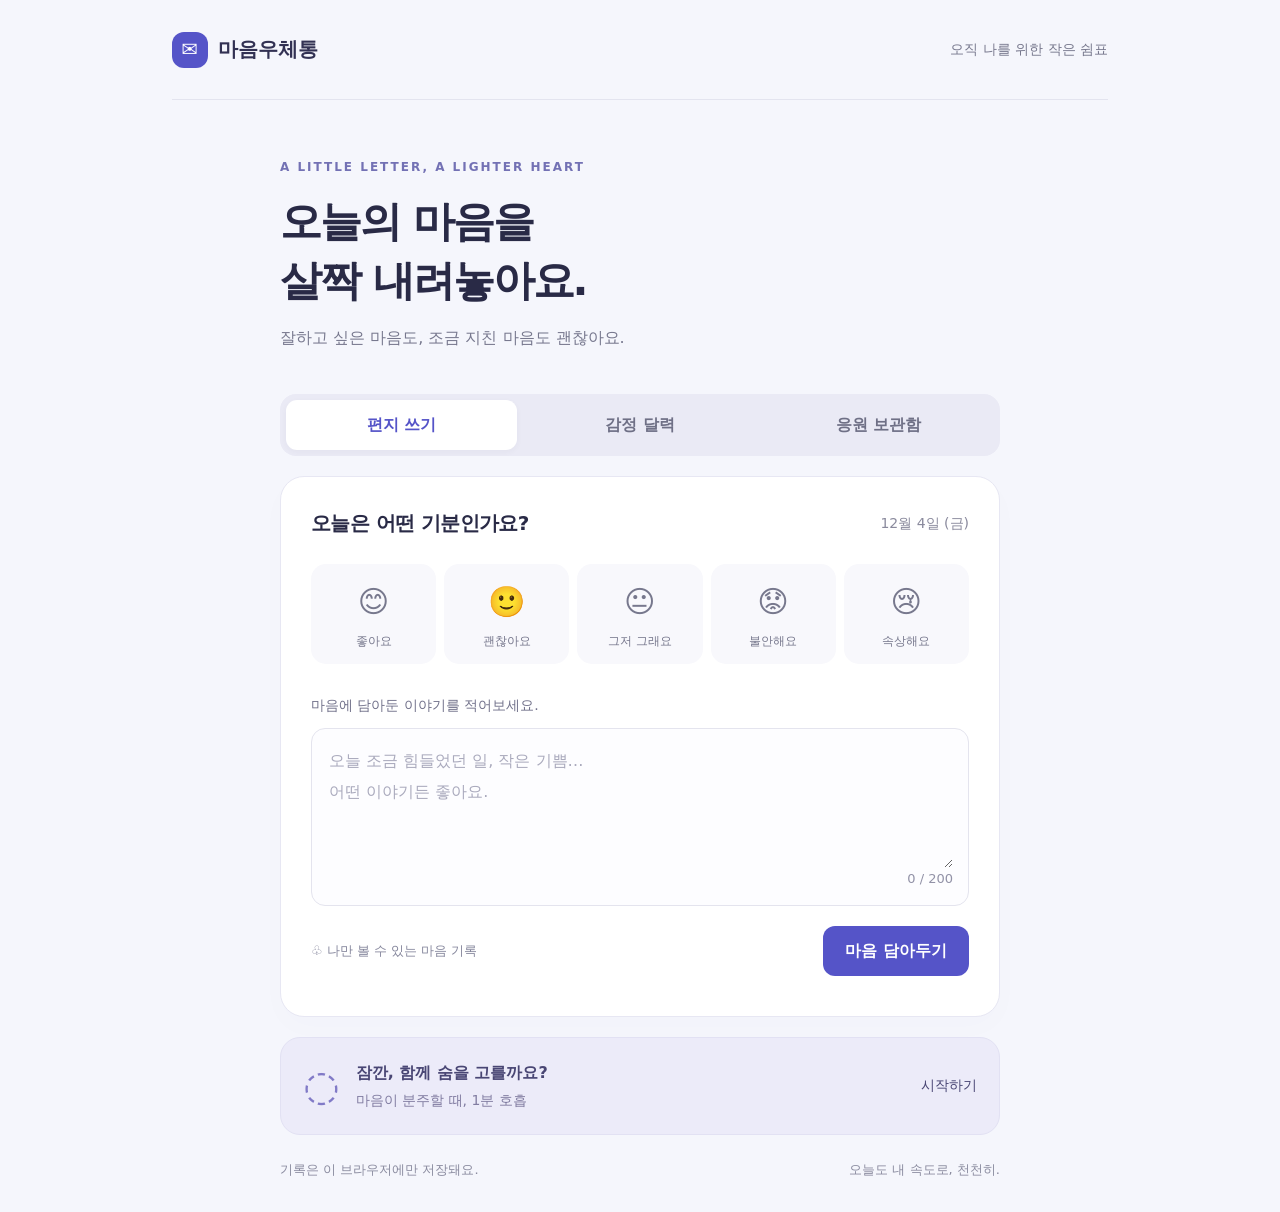
<file: index.html>
<!doctype html>
<html lang="ko"><head><meta charset="utf-8"><meta name="viewport" content="width=device-width,initial-scale=1"><meta name="theme-color" content="#5554c8"><meta name="description" content="하루 200자, 내 마음을 쉬어가는 작은 우체통"><title>마음우체통</title><link rel="icon" href="data:image/svg+xml,%3Csvg xmlns='http://www.w3.org/2000/svg' viewBox='0 0 100 100'%3E%3Ctext y='.9em' font-size='85'%3E💌%3C/text%3E%3C/svg%3E"><link rel="stylesheet" href="style.css"><script src="app.js" defer></script></head>
<body><div class="shell"><header><a href="#" class="brand" aria-label="마음우체통 홈"><span class="brand-icon">✉</span> 마음우체통</a><span class="header-note">오직 나를 위한 작은 쉼표</span></header><main><div class="intro"><div class="eyebrow">A LITTLE LETTER, A LIGHTER HEART</div><h1>오늘의 마음을<br>살짝 내려놓아요.</h1><p>잘하고 싶은 마음도, 조금 지친 마음도 괜찮아요.</p></div><nav aria-label="주 메뉴"><button class="active" data-tab="write">편지 쓰기</button><button data-tab="calendar">감정 달력</button><button data-tab="inbox">응원 보관함</button></nav>
<section id="write" class="panel"><div class="section-top"><h2>오늘은 어떤 기분인가요?</h2><span id="today"></span></div><div id="moods" class="moods" role="group" aria-label="오늘의 기분"></div><form id="letter-form"><label for="letter">마음에 담아둔 이야기를 적어보세요.</label><div class="paper"><textarea id="letter" maxlength="200" placeholder="오늘 조금 힘들었던 일, 작은 기쁨…&#10;어떤 이야기든 좋아요." required></textarea><span id="count">0 / 200</span></div><div class="form-bottom"><span class="private">♧ 나만 볼 수 있는 마음 기록</span><button class="primary" type="submit">마음 담아두기</button></div><p id="error" role="alert"></p></form></section>
<section id="calendar" class="panel" hidden><div class="section-top"><h2>차곡차곡 쌓인 내 마음</h2><div class="month-controls"><button id="prev" aria-label="이전 달">‹</button><span id="month"></span><button id="next" aria-label="다음 달">›</button></div></div><p class="muted">날짜를 누르면 그날의 편지를 볼 수 있어요.</p><div class="week"><span>일</span><span>월</span><span>화</span><span>수</span><span>목</span><span>금</span><span>토</span></div><div id="days" class="days"></div><div id="day-letters" class="day-letters" aria-live="polite"></div></section>
<section id="inbox" class="panel" hidden><h2>다시 꺼내 보고 싶은 말</h2><p class="muted">편지를 담을 때마다 준비된 응원 문구를 하나씩 보내드려요.</p><div id="replies"></div></section>
<button id="breath-open" class="breath-card"><span class="breath-icon">◌</span><span><strong>잠깐, 함께 숨을 고를까요?</strong><small>마음이 분주할 때, 1분 호흡</small></span><span class="breath-label">시작하기</span></button><footer>기록은 이 브라우저에만 저장돼요. <span>오늘도 내 속도로, 천천히.</span></footer></main></div>
<dialog id="breath"><button class="close" id="breath-close" aria-label="호흡 창 닫기">×</button><div class="eyebrow">ONE MINUTE FOR YOU</div><h2>지금은, 숨 쉬는 시간</h2><p class="muted">편안한 속도로 따라 해보세요.</p><div id="orb" class="orb"><span id="phase">준비됐나요?</span></div><p id="timer">1:00</p><button class="primary" id="breath-start">시작하기</button><button class="text-button" id="breath-reset" hidden>처음부터 다시</button></dialog><div id="toast" role="status" aria-live="polite"></div></body></html>
</file>
<file: style.css>
*{box-sizing:border-box}body{margin:0;background:#f5f6fc;color:#292a46;font:16px/1.65 'Malgun Gothic',system-ui,sans-serif}button,textarea{font:inherit}button,a{-webkit-tap-highlight-color:transparent}button{cursor:pointer}button:focus-visible,a:focus-visible{outline:3px solid #9491ec;outline-offset:4px}.shell{max-width:1000px;margin:auto;padding:0 32px}header{display:flex;justify-content:space-between;align-items:center;height:100px;border-bottom:1px solid #e3e4ef}.brand{text-decoration:none;color:#323153;font-size:20px;font-weight:750;display:flex;align-items:center;gap:10px}.brand-icon{background:#5554c8;color:white;width:36px;height:36px;border-radius:12px;display:grid;place-items:center}.header-note{font-size:14px;color:#78798e}main{max-width:720px;margin:58px auto 0}.eyebrow{font-size:12px;letter-spacing:2px;color:#7371b4;font-weight:700}h1{font-size:42px;line-height:1.4;letter-spacing:-2px;margin:15px 0}p{margin:10px 0}.intro>p{color:#77788e}.intro{padding-bottom:32px}nav{display:flex;gap:8px;margin-bottom:20px;background:#eaeaf5;padding:6px;border-radius:16px}nav button{border:0;background:transparent;color:#6f7086;flex:1;border-radius:11px;padding:12px 4px;font-weight:600}nav button.active{background:white;color:#5554c8;box-shadow:0 2px 6px #3333550a}.panel{background:white;border:1px solid #e7e7f3;border-radius:24px;padding:30px;box-shadow:0 10px 30px #34346404;min-height:370px}h2{font-size:20px;letter-spacing:-.6px;margin:0}.section-top{display:flex;align-items:center;justify-content:space-between;gap:10px}#today{font-size:14px;color:#8a8a9d}.moods{display:flex;justify-content:space-between;gap:8px;margin:24px 0 28px}.mood{display:flex;flex:1;min-width:0;flex-direction:column;align-items:center;border:1px solid transparent;border-radius:15px;background:#f8f8fc;padding:12px 0;color:#77788d;font-size:14px;gap:5px}.mood span{font-size:30px}.mood.selected{background:#eeedfd;border-color:#a8a5e6;color:#504bb5}label{font-size:14px;color:#72728b}.paper{border:1px solid #e4e4ee;background:#fdfdff;border-radius:14px;margin-top:10px;padding:15px}textarea{display:block;width:100%;height:124px;resize:vertical;border:0;background:transparent;color:#353650;outline:none;line-height:1.9}textarea::placeholder{color:#aaaabd}.paper:focus-within{border-color:#8e88d5}#count{display:block;text-align:right;color:#9292a7;font-size:13px}.form-bottom{display:flex;justify-content:space-between;align-items:center;margin-top:20px;gap:12px}.private{font-size:13px;color:#85869c}.primary{background:#5554c8;color:#fff;border:0;border-radius:12px;padding:12px 22px;font-weight:600}.primary:hover{background:#4645b2}#error{font-size:14px;color:#a8445c;margin-bottom:0}.breath-card{width:100%;display:flex;text-align:left;align-items:center;gap:16px;border:1px solid #e2e1f3;background:#ecebf9;border-radius:20px;margin-top:20px;padding:22px;color:#494674}.breath-icon{font-size:42px;line-height:1;color:#817ac7}.breath-card strong{display:block;font-size:16px}.breath-card small{display:block;font-size:14px;color:#817ca1;margin-top:2px}.breath-label{margin-left:auto;font-size:14px;white-space:nowrap}footer{padding:24px 0 32px;font-size:13px;color:#8a8b9f;display:flex;justify-content:space-between;gap:12px}.muted{color:#85859c;font-size:14px}.month-controls{display:flex;align-items:center;gap:10px;font-size:14px}.month-controls button{border:0;background:#f4f3fa;border-radius:8px;width:30px;height:30px;font-size:22px;color:#605ca0}.week,.days{display:grid;grid-template-columns:repeat(7,1fr);gap:5px}.week{margin-top:20px;text-align:center;font-size:14px;color:#9291a5}.days{margin-top:10px}.day{background:#f9f9fc;border:0;border-radius:10px;min-height:56px;color:#747489;font-size:14px;display:flex;align-items:center;flex-direction:column;padding:4px}.day.today{box-shadow:inset 0 0 0 1px #aaa5e2}.day.picked{background:#eeebfe}.day .emoji{font-size:22px}.day-letters{margin-top:20px}.letter-entry{background:#f7f7fc;border-radius:14px;padding:16px;margin-top:10px;white-space:pre-wrap;overflow-wrap:anywhere}.letter-entry small{color:#8c8b9e}.reply{border:1px solid #e7e6f1;border-radius:16px;padding:18px;margin-top:14px}.reply p{overflow-wrap:anywhere}.reply .context{font-size:13px;color:#8a879e;white-space:nowrap;overflow:hidden;text-overflow:ellipsis}.heart{border:0;background:#f5f3fb;color:#7d779f;border-radius:9px;padding:7px 12px;font-size:14px}.heart.liked{color:#b34771;background:#fcecf2}.empty{padding:42px 10px;text-align:center;color:#9390aa}.empty span{display:block;font-size:36px;margin-bottom:10px}dialog{border:1px solid #e5e2f3;border-radius:24px;padding:40px 30px;max-width:400px;width:calc(100% - 32px);text-align:center;color:#34314f}dialog::backdrop{background:#29243e66;backdrop-filter:blur(4px)}dialog h2{margin-top:12px}.close{position:absolute;right:12px;top:8px;border:0;background:none;font-size:28px;color:#838095}.orb{height:160px;width:160px;margin:44px auto;background:#eae7fb;border:12px solid #f4f1fd;border-radius:50%;display:grid;place-items:center;color:#6258a9;transition:transform 1s linear}.orb.inhale{transform:scale(1.18)}.orb.exhale{transform:scale(.9)}#timer{font-size:24px;color:#797292;font-variant-numeric:tabular-nums}.text-button{border:0;background:transparent;color:#77708f;display:block;margin:12px auto 0}#toast{position:fixed;bottom:24px;left:50%;transform:translateX(-50%);background:#393653;color:white;border-radius:14px;padding:12px 20px;opacity:0;pointer-events:none;transition:opacity .2s;width:max-content;max-width:90%;font-size:14px}#toast.show{opacity:1}[hidden]{display:none!important}@media(max-width:600px){.shell{padding:0 20px}header{height:76px}.header-note{display:none}main{margin-top:34px}h1{font-size:34px}.panel{padding:22px 18px;border-radius:20px}.moods{gap:4px}.mood{font-size:13px}.mood span{font-size:26px}.section-top{flex-wrap:wrap}footer{display:block}footer span{display:block}.private{max-width:130px;font-size:12px}.primary{padding:11px 16px}.breath-card{padding:18px 14px;gap:10px}.breath-label{font-size:12px}.breath-card strong{font-size:14px}.breath-card small{font-size:13px}.day{min-height:50px}}@media(prefers-reduced-motion:reduce){*{transition:none!important}}
</file>
